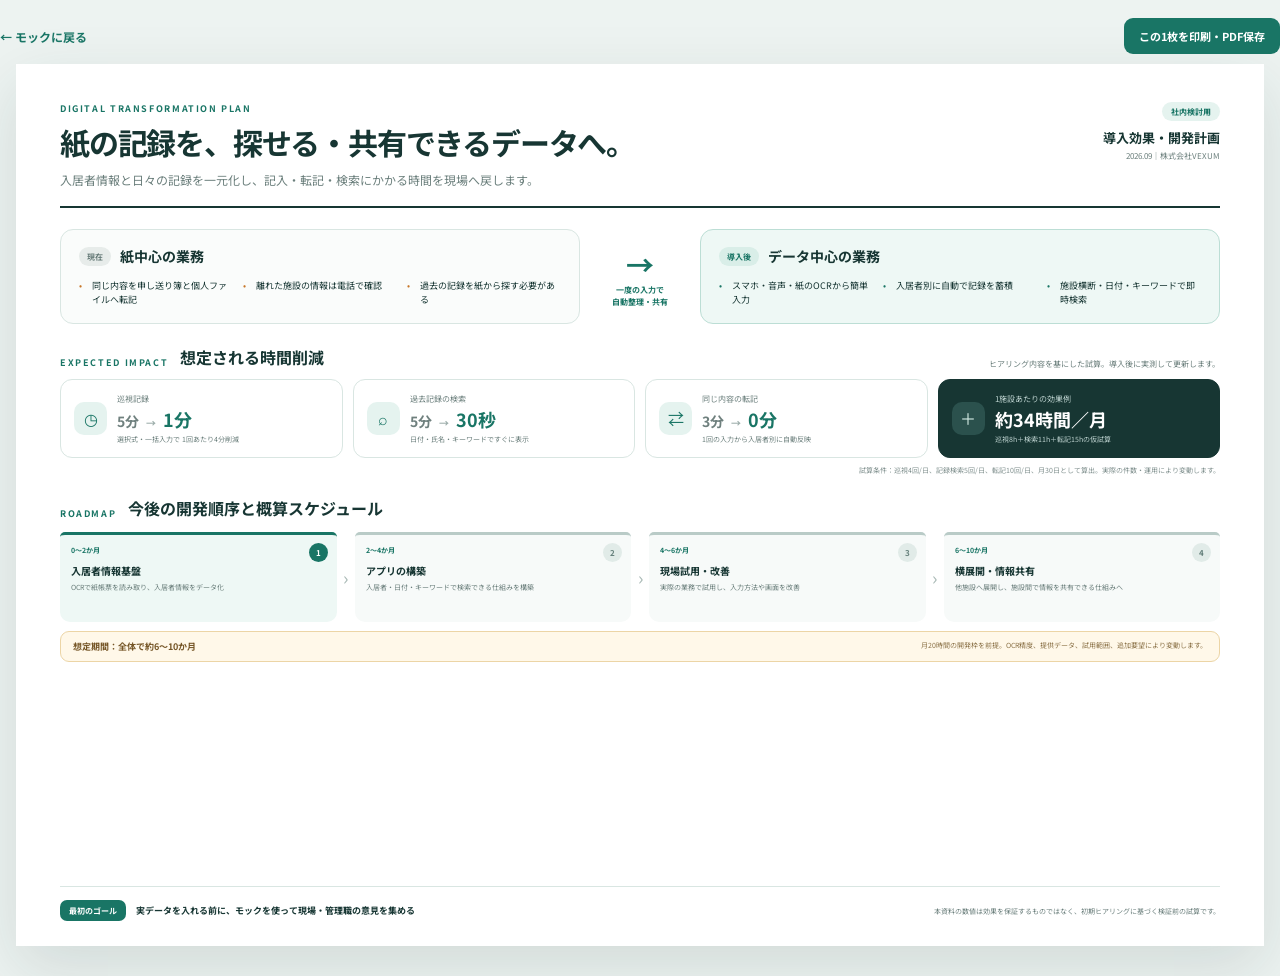
<file: proposal.html>
<!doctype html>
<html lang="ja">
<head>
  <meta charset="UTF-8" />
  <meta name="viewport" content="width=device-width, initial-scale=1.0" />
  <title>紙業務のデータ化・AI活用｜導入効果と開発計画</title>
  <link rel="preconnect" href="https://fonts.googleapis.com">
  <link rel="preconnect" href="https://fonts.gstatic.com" crossorigin>
  <link href="https://fonts.googleapis.com/css2?family=Noto+Sans+JP:wght@400;500;600;700&display=swap" rel="stylesheet">
  <link rel="stylesheet" href="proposal.css?v=1" />
  <link rel="stylesheet" href="proposal-roadmap.css?v=2" />
</head>
<body>
  <div class="page-actions"><a href="index.html">← モックに戻る</a><button onclick="window.print()">この1枚を印刷・PDF保存</button></div>
  <main class="sheet">
    <header>
      <div><p class="kicker">DIGITAL TRANSFORMATION PLAN</p><h1>紙の記録を、探せる・共有できるデータへ。</h1><p class="lead">入居者情報と日々の記録を一元化し、記入・転記・検索にかかる時間を現場へ戻します。</p></div>
      <div class="header-meta"><span>社内検討用</span><strong>導入効果・開発計画</strong><small>2026.09｜株式会社VEXUM</small></div>
    </header>

    <section class="before-after">
      <div class="state before"><div class="state-title"><span>現在</span><strong>紙中心の業務</strong></div><ul><li>同じ内容を申し送り簿と個人ファイルへ転記</li><li>離れた施設の情報は電話で確認</li><li>過去の記録を紙から探す必要がある</li></ul></div>
      <div class="change-arrow"><b>→</b><span>一度の入力で<br>自動整理・共有</span></div>
      <div class="state after"><div class="state-title"><span>導入後</span><strong>データ中心の業務</strong></div><ul><li>スマホ・音声・紙のOCRから簡単入力</li><li>入居者別に自動で記録を蓄積</li><li>施設横断・日付・キーワードで即時検索</li></ul></div>
    </section>

    <section class="impact-section">
      <div class="section-title"><p>EXPECTED IMPACT</p><h2>想定される時間削減</h2><span>ヒアリング内容を基にした試算。導入後に実測して更新します。</span></div>
      <div class="impact-grid">
        <article><span class="impact-icon">◷</span><div><p>巡視記録</p><strong><b>5分</b><i>→</i><em>1分</em></strong><small>選択式・一括入力で 1回あたり4分削減</small></div></article>
        <article><span class="impact-icon">⌕</span><div><p>過去記録の検索</p><strong><b>5分</b><i>→</i><em>30秒</em></strong><small>日付・氏名・キーワードですぐに表示</small></div></article>
        <article><span class="impact-icon">⇄</span><div><p>同じ内容の転記</p><strong><b>3分</b><i>→</i><em>0分</em></strong><small>1回の入力から入居者別に自動反映</small></div></article>
        <article class="total"><span class="impact-icon">＋</span><div><p>1施設あたりの効果例</p><strong><em>約34時間／月</em></strong><small>巡視8h＋検索11h＋転記15hの仮試算</small></div></article>
      </div>
      <p class="assumption">試算条件：巡視4回/日、記録検索5回/日、転記10回/日、月30日として算出。実際の件数・運用により変動します。</p>
    </section>

    <section class="roadmap-section">
      <div class="section-title compact"><p>ROADMAP</p><h2>今後の開発順序と概算スケジュール</h2></div>
      <div class="roadmap">
        <article class="phase active"><span>1</span><small>0〜2か月</small><strong>入居者情報基盤</strong><p>OCRで紙帳票を読み取り、入居者情報をデータ化</p></article>
        <i>›</i>
        <article class="phase"><span>2</span><small>2〜4か月</small><strong>アプリの構築</strong><p>入居者・日付・キーワードで検索できる仕組みを構築</p></article>
        <i>›</i>
        <article class="phase"><span>3</span><small>4〜6か月</small><strong>現場試用・改善</strong><p>実際の業務で試用し、入力方法や画面を改善</p></article>
        <i>›</i>
        <article class="phase"><span>4</span><small>6〜10か月</small><strong>横展開・情報共有</strong><p>他施設へ展開し、施設間で情報を共有できる仕組みへ</p></article>
      </div>
      <div class="schedule-note"><strong>想定期間：全体で約6〜10か月</strong><span>月20時間の開発枠を前提。OCR精度、提供データ、試用範囲、追加要望により変動します。</span></div>
    </section>

    <footer><div><strong>最初のゴール</strong><span>実データを入れる前に、モックを使って現場・管理職の意見を集める</span></div><p>本資料の数値は効果を保証するものではなく、初期ヒアリングに基づく検証前の試算です。</p></footer>
  </main>
</body>
</html>
</file>
<file: proposal.css>
:root{--ink:#173633;--muted:#6b7f7c;--green:#197565;--mint:#e5f3ef;--line:#d9e6e2;--paper:#fff;--bg:#edf3f1;--amber:#c77628}*{box-sizing:border-box}body{margin:0;background:var(--bg);color:var(--ink);font-family:"Noto Sans JP",sans-serif}.page-actions{max-width:1280px;margin:18px auto 10px;display:flex;justify-content:space-between;align-items:center}.page-actions a{color:var(--green);font-size:12px;text-decoration:none;font-weight:700}.page-actions button{border:0;border-radius:9px;background:var(--green);color:#fff;padding:10px 15px;font:inherit;font-size:11px;font-weight:700;cursor:pointer}.sheet{width:min(1280px,calc(100% - 32px));aspect-ratio:297/210;min-height:760px;margin:0 auto 30px;background:var(--paper);padding:38px 44px 25px;box-shadow:0 22px 60px rgba(23,54,51,.13);display:flex;flex-direction:column;gap:21px}header{display:flex;justify-content:space-between;align-items:start;border-bottom:2px solid var(--ink);padding-bottom:18px}.kicker,.section-title p{margin:0 0 5px;color:var(--green);font-size:9px;letter-spacing:.18em;font-weight:700}h1{font-size:30px;letter-spacing:-.04em;margin:0 0 7px}.lead{font-size:12px;color:var(--muted);margin:0}.header-meta{text-align:right;display:grid;justify-items:end}.header-meta span{background:var(--mint);color:var(--green);border-radius:14px;padding:4px 9px;font-size:8px;font-weight:700}.header-meta strong{font-size:13px;margin-top:7px}.header-meta small{font-size:8px;color:var(--muted);margin-top:3px}.before-after{display:grid;grid-template-columns:1fr 120px 1fr;align-items:stretch}.state{border:1px solid var(--line);border-radius:13px;padding:16px 18px;background:#fafcfb}.state.after{background:#eef8f5;border-color:#bcded5}.state-title{display:flex;align-items:center;gap:9px}.state-title span{font-size:8px;font-weight:700;border-radius:10px;padding:4px 8px;background:#e7ecea;color:var(--muted)}.after .state-title span{background:#d9eee8;color:var(--green)}.state-title strong{font-size:14px}.state ul{display:grid;grid-template-columns:repeat(3,1fr);gap:10px;margin:13px 0 0;padding:0;list-style:none}.state li{font-size:9px;line-height:1.55;padding-left:13px;position:relative}.state li:before{content:"•";position:absolute;left:0;color:var(--amber)}.after li:before{color:var(--green)}.change-arrow{display:grid;place-content:center;text-align:center;color:var(--green)}.change-arrow b{font-size:28px}.change-arrow span{font-size:8px;font-weight:700;line-height:1.5}.section-title{display:flex;align-items:end;gap:12px;margin-bottom:10px}.section-title p{margin:0}.section-title h2{font-size:16px;margin:0}.section-title>span{margin-left:auto;color:var(--muted);font-size:8px}.impact-grid{display:grid;grid-template-columns:repeat(4,1fr);gap:10px}.impact-grid article{border:1px solid var(--line);border-radius:12px;padding:13px;display:flex;gap:10px;align-items:center}.impact-grid article.total{background:var(--ink);color:#fff;border-color:var(--ink)}.impact-icon{width:33px;height:33px;border-radius:10px;background:var(--mint);color:var(--green);display:grid;place-items:center;flex:none;font-size:16px}.total .impact-icon{background:#2b514d;color:#d7eee8}.impact-grid p{margin:0 0 2px;font-size:8px;color:var(--muted)}.total p,.total small{color:#bcd1ce!important}.impact-grid strong{display:flex;align-items:baseline;gap:7px}.impact-grid strong b{font-size:14px;color:#6f807e}.impact-grid strong i{font-style:normal;color:#9aaba8;font-size:10px}.impact-grid strong em{font-style:normal;color:var(--green);font-size:18px}.total strong em{color:#fff}.impact-grid small{display:block;color:var(--muted);font-size:7px;margin-top:2px}.assumption{font-size:7px;color:#81918f;margin:7px 0 0;text-align:right}.section-title.compact{margin-bottom:12px}.roadmap{display:grid;grid-template-columns:1fr 18px 1fr 18px 1fr 18px 1fr 18px 1fr;align-items:center}.roadmap>i{text-align:center;font-style:normal;color:#a7b8b4;font-size:18px}.phase{border-top:3px solid #b9cbc7;background:#f7faf9;border-radius:5px 5px 10px 10px;padding:10px 11px;min-height:90px;position:relative}.phase.active{border-color:var(--green);background:#eef8f5}.phase>span{position:absolute;right:9px;top:8px;width:19px;height:19px;border-radius:50%;background:#e1ebe8;color:#66817c;display:grid;place-items:center;font-size:8px;font-weight:700}.phase.active>span{background:var(--green);color:#fff}.phase small,.phase strong,.phase p{display:block}.phase small{font-size:7px;color:var(--green);font-weight:700}.phase strong{font-size:10px;margin-top:8px}.phase p{font-size:7px;color:var(--muted);margin:4px 0 0;line-height:1.45}.schedule-note{display:flex;justify-content:space-between;background:#fff8e9;border:1px solid #ecd5a6;border-radius:9px;padding:8px 12px;margin-top:9px}.schedule-note strong{font-size:9px;color:#755526}.schedule-note span{font-size:7px;color:#8d744a}footer{margin-top:auto;border-top:1px solid var(--line);padding-top:13px;display:flex;align-items:center;justify-content:space-between}footer div{display:flex;gap:10px;align-items:center}footer strong{background:var(--green);color:#fff;padding:5px 9px;border-radius:7px;font-size:8px}footer span{font-size:9px;font-weight:700}footer p{margin:0;color:var(--muted);font-size:7px;max-width:370px;text-align:right}@media(max-width:800px){.sheet{aspect-ratio:auto;min-height:0;padding:25px}.page-actions{margin:12px 16px}.before-after{grid-template-columns:1fr}.change-arrow{padding:8px}.change-arrow b{transform:rotate(90deg)}.state ul{grid-template-columns:1fr}.impact-grid{grid-template-columns:1fr 1fr}.roadmap{grid-template-columns:1fr}.roadmap>i{transform:rotate(90deg)}.schedule-note,footer,header{gap:12px;align-items:flex-start}.schedule-note,footer{flex-direction:column}footer p{text-align:left}.header-meta{display:none}}@media(max-width:500px){h1{font-size:23px}.impact-grid{grid-template-columns:1fr}.section-title{align-items:flex-start;flex-direction:column}.section-title>span{margin:0}}@media print{@page{size:A4 landscape;margin:0}body{background:#fff}.page-actions{display:none}.sheet{width:297mm;height:210mm;min-height:210mm;margin:0;box-shadow:none;padding:10mm 12mm;gap:5mm}.before-after{grid-template-columns:1fr 30mm 1fr}.state ul{grid-template-columns:repeat(3,1fr)}.impact-grid{grid-template-columns:repeat(4,1fr)}.roadmap{grid-template-columns:1fr 5mm 1fr 5mm 1fr 5mm 1fr 5mm 1fr}}
</file>
<file: proposal-roadmap.css>
.roadmap { grid-template-columns:1fr 18px 1fr 18px 1fr 18px 1fr; }
@media(max-width:800px) { .roadmap { grid-template-columns:1fr; } }
@media print { .roadmap { grid-template-columns:1fr 5mm 1fr 5mm 1fr 5mm 1fr; } }
</file>
